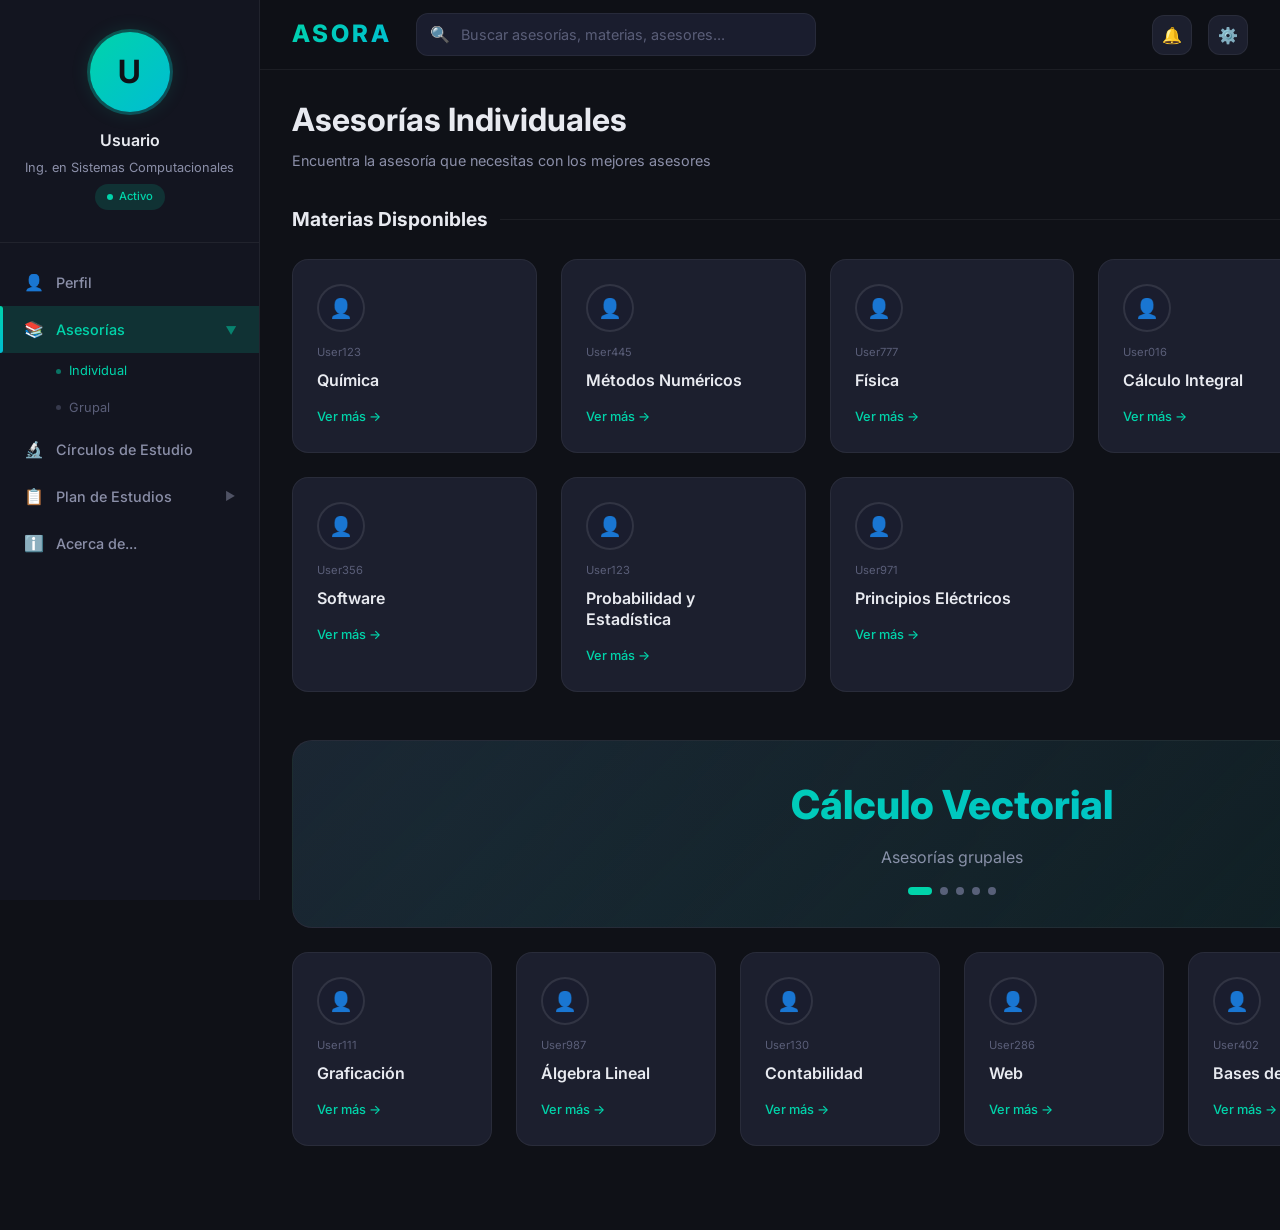
<file: index.html>
<!DOCTYPE html>
<html lang="es">
<head>
  <meta charset="UTF-8">
  <meta name="viewport" content="width=device-width, initial-scale=1.0">
  <meta name="description" content="Asora - Plataforma de asesorías académicas. Encuentra asesorías individuales y grupales para todas tus materias.">
  <title>Asora | Asesorías Académicas</title>
  <link rel="stylesheet" href="styles.css">
</head>
<body>

  <div class="app-layout">
    <!-- ========== SIDEBAR ========== -->
    <aside class="sidebar" id="sidebar">
      <!-- Profile -->
      <div class="profile-section">
        <div class="profile-avatar">U</div>
        <div class="profile-name">Usuario</div>
        <div class="profile-career">Ing. en Sistemas Computacionales</div>
        <span class="profile-status">Activo</span>
      </div>

      <!-- Navigation -->
      <nav class="sidebar-nav">
        <div class="nav-item">
          <a href="#" class="nav-link">
            <span class="nav-icon">👤</span>
            Perfil
          </a>
        </div>

        <div class="nav-item expanded" id="nav-asesorias">
          <div class="nav-link active" onclick="toggleSubNav('nav-asesorias')">
            <span class="nav-icon">📚</span>
            Asesorías
            <span class="nav-arrow">▶</span>
          </div>
          <div class="sub-nav">
            <a href="index.html" class="sub-nav-link active">Individual</a>
            <a href="grupos.html" class="sub-nav-link">Grupal</a>
          </div>
        </div>

        <div class="nav-item">
          <a href="#" class="nav-link">
            <span class="nav-icon">🔬</span>
            Círculos de Estudio
          </a>
        </div>

        <div class="nav-item">
          <div class="nav-link" onclick="toggleSubNav('nav-plan')">
            <span class="nav-icon">📋</span>
            Plan de Estudios
            <span class="nav-arrow">▶</span>
          </div>
          <div class="sub-nav" id="nav-plan">
          </div>
        </div>

        <div class="nav-item">
          <a href="#" class="nav-link">
            <span class="nav-icon">ℹ️</span>
            Acerca de...
          </a>
        </div>
      </nav>
    </aside>

    <!-- ========== MAIN ========== -->
    <div class="main-wrapper">
      <!-- Header -->
      <header class="header">
        <div class="header-left">
          <button class="header-btn mobile-menu-btn" onclick="toggleSidebar()" style="display:none;">☰</button>
          <div class="header-logo">ASORA</div>
          <div class="search-container">
            <span class="search-icon">🔍</span>
            <input type="text" class="search-input" placeholder="Buscar asesorías, materias, asesores...">
          </div>
        </div>
        <div class="header-right">
          <button class="header-btn" title="Notificaciones">🔔</button>
          <button class="header-btn" title="Configuración">⚙️</button>
        </div>
      </header>

      <!-- Content -->
      <main class="main-content">
        <!-- Page Title -->
        <div class="page-title-section">
          <h1 class="page-title">Asesorías Individuales</h1>
          <p class="page-subtitle">Encuentra la asesoría que necesitas con los mejores asesores</p>
        </div>

        <!-- Section: Advisory Cards Grid -->
        <h2 class="section-title">Materias Disponibles</h2>

        <div class="cards-grid">
          <!-- Card 1 -->
          <div class="advisory-card animate-fade-in-up" onclick="window.location.href='#'">
            <div class="card-avatar">👤</div>
            <div class="card-username">User123</div>
            <div class="card-subject">Química</div>
            <a href="#" class="card-link">Ver más →</a>
          </div>

          <!-- Card 2 -->
          <div class="advisory-card animate-fade-in-up" onclick="window.location.href='#'">
            <div class="card-avatar">👤</div>
            <div class="card-username">User445</div>
            <div class="card-subject">Métodos Numéricos</div>
            <a href="#" class="card-link">Ver más →</a>
          </div>

          <!-- Card 3 -->
          <div class="advisory-card animate-fade-in-up" onclick="window.location.href='#'">
            <div class="card-avatar">👤</div>
            <div class="card-username">User777</div>
            <div class="card-subject">Física</div>
            <a href="#" class="card-link">Ver más →</a>
          </div>

          <!-- Card 4 -->
          <div class="advisory-card animate-fade-in-up" onclick="window.location.href='#'">
            <div class="card-avatar">👤</div>
            <div class="card-username">User016</div>
            <div class="card-subject">Cálculo Integral</div>
            <a href="#" class="card-link">Ver más →</a>
          </div>

          <!-- Card 5 -->
          <div class="advisory-card animate-fade-in-up" onclick="window.location.href='#'">
            <div class="card-avatar">👤</div>
            <div class="card-username">User578</div>
            <div class="card-subject">Redes</div>
            <a href="#" class="card-link">Ver más →</a>
          </div>

          <!-- Card 6 -->
          <div class="advisory-card animate-fade-in-up" onclick="window.location.href='#'">
            <div class="card-avatar">👤</div>
            <div class="card-username">User356</div>
            <div class="card-subject">Software</div>
            <a href="#" class="card-link">Ver más →</a>
          </div>

          <!-- Card 7 -->
          <div class="advisory-card animate-fade-in-up" onclick="window.location.href='#'">
            <div class="card-avatar">👤</div>
            <div class="card-username">User123</div>
            <div class="card-subject">Probabilidad y Estadística</div>
            <a href="#" class="card-link">Ver más →</a>
          </div>

          <!-- Card 8 -->
          <div class="advisory-card animate-fade-in-up" onclick="window.location.href='#'">
            <div class="card-avatar">👤</div>
            <div class="card-username">User971</div>
            <div class="card-subject">Principios Eléctricos</div>
            <a href="#" class="card-link">Ver más →</a>
          </div>
        </div>

        <!-- Featured Section: Asesorías Grupales -->
        <div class="featured-section">
          <div class="featured-banner">
            <h2 class="featured-title">Cálculo Vectorial</h2>
            <p class="featured-subtitle">Asesorías grupales</p>
            <div class="carousel-dots">
              <span class="carousel-dot active"></span>
              <span class="carousel-dot"></span>
              <span class="carousel-dot"></span>
              <span class="carousel-dot"></span>
              <span class="carousel-dot"></span>
            </div>
          </div>

          <!-- Carousel -->
          <div class="carousel-container">
            <div class="carousel-track" id="carouselTrack">
              <!-- Carousel Card 1 -->
              <div class="carousel-card animate-fade-in-up">
                <div class="card-avatar">👤</div>
                <div class="card-username">User111</div>
                <div class="card-subject">Graficación</div>
                <a href="#" class="card-link">Ver más →</a>
              </div>

              <!-- Carousel Card 2 -->
              <div class="carousel-card animate-fade-in-up">
                <div class="card-avatar">👤</div>
                <div class="card-username">User987</div>
                <div class="card-subject">Álgebra Lineal</div>
                <a href="#" class="card-link">Ver más →</a>
              </div>

              <!-- Carousel Card 3 -->
              <div class="carousel-card animate-fade-in-up">
                <div class="card-avatar">👤</div>
                <div class="card-username">User130</div>
                <div class="card-subject">Contabilidad</div>
                <a href="#" class="card-link">Ver más →</a>
              </div>

              <!-- Carousel Card 4 -->
              <div class="carousel-card animate-fade-in-up">
                <div class="card-avatar">👤</div>
                <div class="card-username">User286</div>
                <div class="card-subject">Web</div>
                <a href="#" class="card-link">Ver más →</a>
              </div>

              <!-- Extra cards for carousel scrolling -->
              <div class="carousel-card animate-fade-in-up">
                <div class="card-avatar">👤</div>
                <div class="card-username">User402</div>
                <div class="card-subject">Bases de Datos</div>
                <a href="#" class="card-link">Ver más →</a>
              </div>

              <div class="carousel-card animate-fade-in-up">
                <div class="card-avatar">👤</div>
                <div class="card-username">User519</div>
                <div class="card-subject">Inteligencia Artificial</div>
                <a href="#" class="card-link">Ver más →</a>
              </div>
            </div>
          </div>
        </div>

      </main>
    </div>
  </div>

  <script src="app.js"></script>
</body>
</html>
</file>
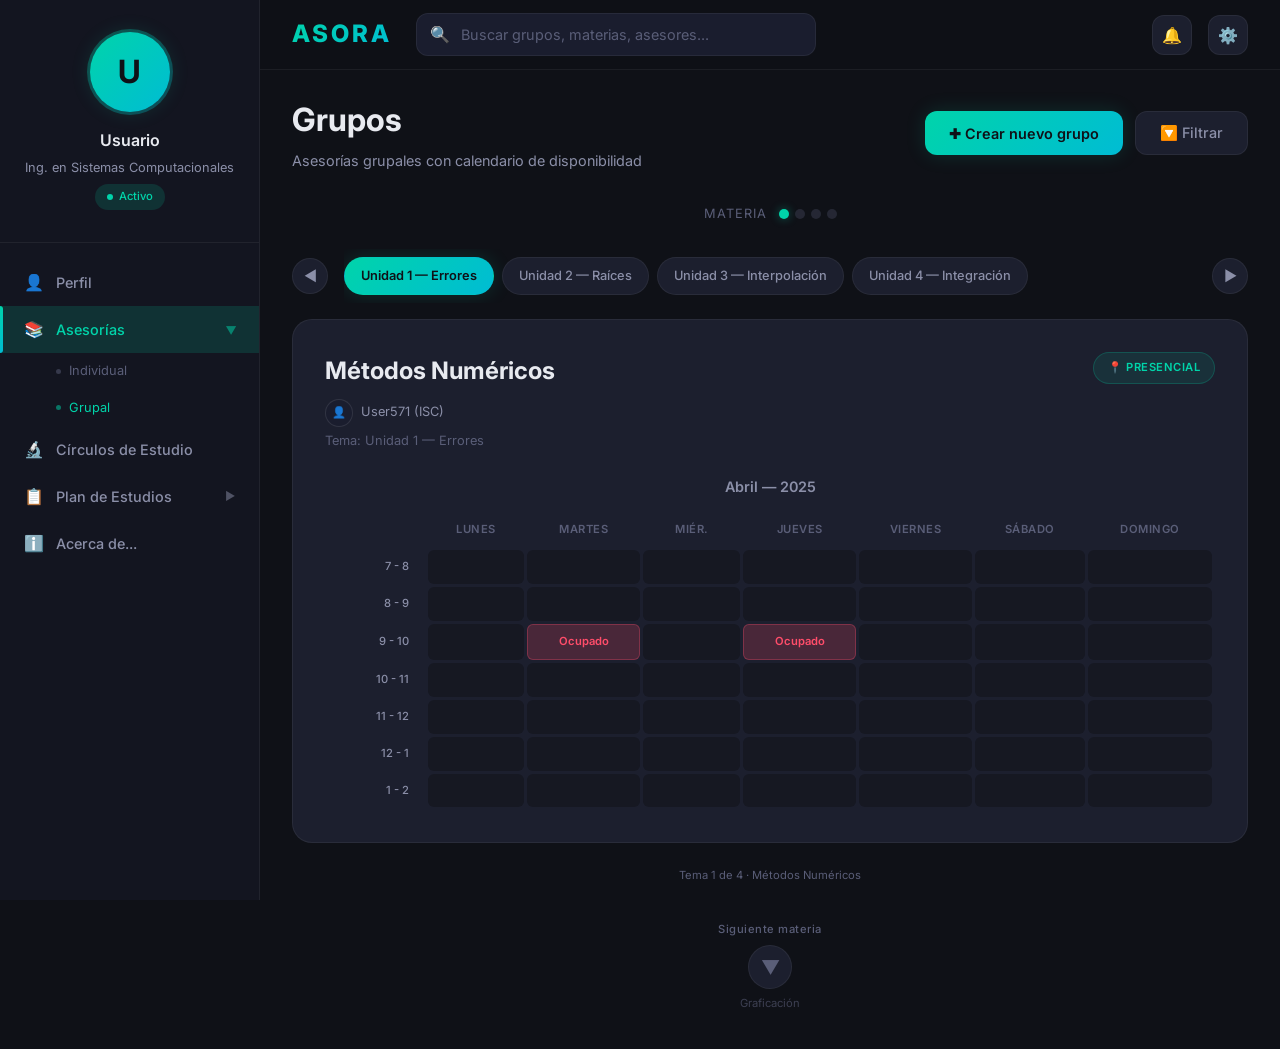
<file: grupos.html>
<!DOCTYPE html>
<html lang="es">

<head>
    <meta charset="UTF-8">
    <meta name="viewport" content="width=device-width, initial-scale=1.0">
    <meta name="description"
        content="Asora - Grupos de asesorías académicas. Crea y únete a grupos de estudio con calendarios de disponibilidad.">
    <title>Asora | Grupos</title>
    <link rel="stylesheet" href="styles.css">
    <style>
        /* === Groups 2D Navigation === */
        .groups-navigation {
            position: relative;
        }

        /* Subject indicator */
        .subject-indicator {
            display: flex;
            align-items: center;
            justify-content: center;
            gap: 12px;
            margin-bottom: var(--space-xl);
        }

        .subject-indicator-text {
            font-size: var(--font-sm);
            color: var(--text-muted);
            text-transform: uppercase;
            letter-spacing: 1px;
        }

        .subject-dots {
            display: flex;
            gap: 6px;
        }

        .subject-dot {
            width: 10px;
            height: 10px;
            border-radius: 50%;
            background: var(--text-muted);
            opacity: 0.3;
            transition: all var(--transition-base);
            cursor: pointer;
        }

        .subject-dot.active {
            background: var(--accent-primary);
            opacity: 1;
            box-shadow: 0 0 10px rgba(0, 212, 170, 0.4);
        }

        /* Topic Navigation (horizontal) */
        .topic-nav {
            display: flex;
            align-items: center;
            gap: var(--space-lg);
            margin-bottom: var(--space-lg);
        }

        .topic-nav-track {
            flex: 1;
            display: flex;
            align-items: center;
            gap: var(--space-sm);
            overflow-x: auto;
            padding: var(--space-sm) 0;
            scrollbar-width: none;
        }

        .topic-nav-track::-webkit-scrollbar {
            display: none;
        }

        .topic-tab {
            padding: var(--space-sm) var(--space-lg);
            background: var(--bg-card);
            border: 1px solid var(--border-color);
            border-radius: 30px;
            color: var(--text-secondary);
            font-size: var(--font-sm);
            font-weight: 500;
            white-space: nowrap;
            cursor: pointer;
            transition: all var(--transition-base);
            flex-shrink: 0;
        }

        .topic-tab:hover {
            border-color: var(--accent-primary);
            color: var(--text-primary);
        }

        .topic-tab.active {
            background: var(--accent-gradient);
            color: var(--bg-primary);
            border-color: transparent;
            font-weight: 600;
            box-shadow: var(--shadow-glow);
        }

        .topic-arrow {
            width: 36px;
            height: 36px;
            display: flex;
            align-items: center;
            justify-content: center;
            background: var(--bg-card);
            border: 1px solid var(--border-color);
            border-radius: 50%;
            color: var(--text-secondary);
            font-size: var(--font-base);
            cursor: pointer;
            transition: all var(--transition-base);
            flex-shrink: 0;
        }

        .topic-arrow:hover {
            background: var(--accent-glow);
            border-color: var(--accent-primary);
            color: var(--accent-primary);
        }

        /* Down arrow to switch subjects */
        .subject-switch {
            display: flex;
            align-items: center;
            justify-content: center;
            margin-top: var(--space-xl);
        }

        .subject-arrow-down {
            display: flex;
            flex-direction: column;
            align-items: center;
            gap: 6px;
            cursor: pointer;
            padding: var(--space-md) var(--space-xl);
            border-radius: var(--border-radius);
            transition: all var(--transition-base);
            color: var(--text-muted);
        }

        .subject-arrow-down:hover {
            color: var(--accent-primary);
            background: var(--accent-glow);
        }

        .subject-arrow-down .arrow-icon {
            width: 44px;
            height: 44px;
            display: flex;
            align-items: center;
            justify-content: center;
            background: var(--bg-card);
            border: 1px solid var(--border-color);
            border-radius: 50%;
            font-size: var(--font-lg);
            transition: all var(--transition-base);
        }

        .subject-arrow-down:hover .arrow-icon {
            border-color: var(--accent-primary);
            box-shadow: var(--shadow-glow);
            transform: translateY(3px);
        }

        .subject-arrow-down .arrow-label {
            font-size: var(--font-xs);
            font-weight: 500;
            letter-spacing: 0.5px;
        }

        .next-subject-preview {
            font-size: var(--font-xs);
            color: var(--text-muted);
            opacity: 0.6;
        }

        /* Group content transition */
        .group-content-area {
            position: relative;
            min-height: 300px;
        }

        .group-slide {
            transition: all 0.4s cubic-bezier(0.4, 0, 0.2, 1);
        }

        .group-slide.slide-out-left {
            opacity: 0;
            transform: translateX(-40px);
        }

        .group-slide.slide-out-right {
            opacity: 0;
            transform: translateX(40px);
        }

        .group-slide.slide-out-up {
            opacity: 0;
            transform: translateY(-40px);
        }

        .group-slide.slide-in {
            opacity: 0;
            transform: translateY(20px);
        }

        /* Topic counter */
        .topic-counter {
            text-align: center;
            font-size: var(--font-xs);
            color: var(--text-muted);
            margin-top: var(--space-sm);
        }
    </style>
</head>

<body>

    <div class="app-layout">
        <!-- ========== SIDEBAR ========== -->
        <aside class="sidebar" id="sidebar">
            <div class="profile-section">
                <div class="profile-avatar">U</div>
                <div class="profile-name">Usuario</div>
                <div class="profile-career">Ing. en Sistemas Computacionales</div>
                <span class="profile-status">Activo</span>
            </div>

            <nav class="sidebar-nav">
                <div class="nav-item">
                    <a href="#" class="nav-link">
                        <span class="nav-icon">👤</span>
                        Perfil
                    </a>
                </div>

                <div class="nav-item expanded" id="nav-asesorias">
                    <div class="nav-link active" onclick="toggleSubNav('nav-asesorias')">
                        <span class="nav-icon">📚</span>
                        Asesorías
                        <span class="nav-arrow">▶</span>
                    </div>
                    <div class="sub-nav">
                        <a href="index.html" class="sub-nav-link">Individual</a>
                        <a href="grupos.html" class="sub-nav-link active">Grupal</a>
                    </div>
                </div>

                <div class="nav-item">
                    <a href="#" class="nav-link">
                        <span class="nav-icon">🔬</span>
                        Círculos de Estudio
                    </a>
                </div>

                <div class="nav-item">
                    <div class="nav-link" onclick="toggleSubNav('nav-plan')">
                        <span class="nav-icon">📋</span>
                        Plan de Estudios
                        <span class="nav-arrow">▶</span>
                    </div>
                    <div class="sub-nav" id="nav-plan"></div>
                </div>

                <div class="nav-item">
                    <a href="#" class="nav-link">
                        <span class="nav-icon">ℹ️</span>
                        Acerca de...
                    </a>
                </div>
            </nav>
        </aside>

        <!-- ========== MAIN ========== -->
        <div class="main-wrapper">
            <header class="header">
                <div class="header-left">
                    <button class="header-btn mobile-menu-btn" onclick="toggleSidebar()"
                        style="display:none;">☰</button>
                    <div class="header-logo">ASORA</div>
                    <div class="search-container">
                        <span class="search-icon">🔍</span>
                        <input type="text" class="search-input" placeholder="Buscar grupos, materias, asesores...">
                    </div>
                </div>
                <div class="header-right">
                    <button class="header-btn" title="Notificaciones">🔔</button>
                    <button class="header-btn" title="Configuración">⚙️</button>
                </div>
            </header>

            <main class="main-content">
                <!-- Page Title + Actions -->
                <div class="groups-header">
                    <div class="page-title-section" style="margin-bottom: 0;">
                        <h1 class="page-title">Grupos</h1>
                        <p class="page-subtitle">Asesorías grupales con calendario de disponibilidad</p>
                    </div>
                    <div style="display: flex; gap: 12px; flex-wrap: wrap;">
                        <button class="btn-primary" onclick="alert('Crear nuevo grupo — Próximamente')">
                            ✚ Crear nuevo grupo
                        </button>
                        <button class="btn-secondary" onclick="alert('Filtrar — Próximamente')">
                            🔽 Filtrar
                        </button>
                    </div>
                </div>

                <!-- ===== 2D Navigation System ===== -->
                <div class="groups-navigation">

                    <!-- Subject Dots (vertical indicator) -->
                    <div class="subject-indicator">
                        <span class="subject-indicator-text">Materia</span>
                        <div class="subject-dots" id="subjectDots">
                            <!-- Generated by JS -->
                        </div>
                    </div>

                    <!-- Topic Navigation (horizontal tabs + arrows) -->
                    <div class="topic-nav">
                        <button class="topic-arrow" onclick="navigateTopic(-1)" title="Tema anterior">◀</button>
                        <div class="topic-nav-track" id="topicTabs">
                            <!-- Generated by JS -->
                        </div>
                        <button class="topic-arrow" onclick="navigateTopic(1)" title="Tema siguiente">▶</button>
                    </div>

                    <!-- Group Content -->
                    <div class="group-content-area">
                        <div class="group-slide" id="groupContent">
                            <!-- Generated by JS -->
                        </div>
                    </div>

                    <!-- Down Arrow to switch subject -->
                    <div class="subject-switch">
                        <div class="subject-arrow-down" onclick="navigateSubject(1)" id="subjectArrowDown">
                            <span class="arrow-label">Siguiente materia</span>
                            <div class="arrow-icon">▼</div>
                            <span class="next-subject-preview" id="nextSubjectPreview"></span>
                        </div>
                    </div>

                </div>
            </main>
        </div>
    </div>

    <!-- ========== INFO MODAL ========== -->
    <div class="modal-overlay" id="infoModal">
        <div class="modal-content">
            <button class="modal-close" onclick="closeInfoModal()">✕</button>
            <h3 class="modal-title" id="modalTitle">Información</h3>
            <div class="modal-info-list" id="modalBody"></div>
        </div>
    </div>

    <script src="app.js"></script>
    <script>
        // =============================================
        // GROUPS 2D NAVIGATION DATA & LOGIC
        // =============================================

        const subjectsData = [
            {
                name: 'Métodos Numéricos',
                advisor: 'User571 (ISC)',
                badge: 'presencial',
                topics: [
                    {
                        name: 'Unidad 1 — Errores',
                        month: 'Abril — 2025',
                        schedule: [
                            ['', '', '', '', '', '', ''],
                            ['', '', '', '', '', '', ''],
                            ['', 'Ocupado', '', 'Ocupado', '', '', ''],
                            ['', '', '', '', '', '', ''],
                            ['', '', '', '', '', '', ''],
                            ['', '', '', '', '', '', ''],
                            ['', '', '', '', '', '', '']
                        ],
                        modalInfo: {
                            tema: 'Unidad 1 — Errores',
                            fecha: 'Martes y Jueves — Abril 2025',
                            lugar: 'Biblioteca, cubículo 3',
                            hora: '9:00 - 10:00 am'
                        }
                    },
                    {
                        name: 'Unidad 2 — Raíces',
                        month: 'Mayo — 2025',
                        schedule: [
                            ['', '', '', '', '', '', ''],
                            ['', 'Ocupado', '', '', 'Ocupado', '', ''],
                            ['', '', '', '', '', '', ''],
                            ['', '', '', '', '', '', ''],
                            ['', '', '', 'Ocupado', '', '', ''],
                            ['', '', '', '', '', '', ''],
                            ['', '', '', '', '', '', '']
                        ],
                        modalInfo: {
                            tema: 'Unidad 2 — Raíces de ecuaciones',
                            fecha: 'Martes 5 - Mayo 2025',
                            lugar: 'Biblioteca, cubículo 3',
                            hora: '8:00 - 9:00 am'
                        }
                    },
                    {
                        name: 'Unidad 3 — Interpolación',
                        month: 'Mayo — 2025',
                        schedule: [
                            ['', '', '', '', '', '', ''],
                            ['', '', '', '', '', '', ''],
                            ['', '', '', '', '', '', ''],
                            ['Ocupado', '', 'Ocupado', '', '', '', ''],
                            ['', '', '', '', '', '', ''],
                            ['', '', '', '', '', '', ''],
                            ['', '', '', '', '', '', '']
                        ],
                        modalInfo: {
                            tema: 'Unidad 3 — Interpolación',
                            fecha: 'Lunes y Miércoles — Mayo 2025',
                            lugar: 'Biblioteca, cubículo 3',
                            hora: '10:00 - 11:00 am'
                        }
                    },
                    {
                        name: 'Unidad 4 — Integración',
                        month: 'Junio — 2025',
                        schedule: [
                            ['', '', '', '', '', '', ''],
                            ['', '', '', '', '', 'Ocupado', ''],
                            ['', '', '', '', '', '', ''],
                            ['', '', '', '', '', '', ''],
                            ['', '', '', '', '', '', ''],
                            ['Ocupado', '', '', '', 'Ocupado', '', ''],
                            ['', '', '', '', '', '', '']
                        ],
                        modalInfo: {
                            tema: 'Unidad 4 — Integración numérica',
                            fecha: 'Sábado — Junio 2025',
                            lugar: 'Biblioteca, cubículo 3',
                            hora: '8:00 - 9:00 am'
                        }
                    }
                ]
            },
            {
                name: 'Graficación',
                advisor: 'User777 (Egresado)',
                badge: 'online',
                topics: [
                    {
                        name: 'Escalamiento',
                        month: 'Mayo — 2025',
                        schedule: [
                            ['', '', '', '', '', 'Ocupado', 'Ocupado'],
                            ['', '', '', '', '', '', ''],
                            ['', '', '', '', '', '', ''],
                            ['', '', '', '', '', '', ''],
                            ['', '', '', '', '', '', ''],
                            ['', '', '', '', '', '', ''],
                            ['', '', '', '', '', '', '']
                        ],
                        modalInfo: {
                            tema: 'Escalamiento',
                            fecha: 'Sábado y Domingo — Mayo 2025',
                            lugar: 'Online — Google Meet',
                            hora: '7:00 - 8:00 am'
                        }
                    },
                    {
                        name: 'Desplazamiento',
                        month: 'Mayo — 2025',
                        schedule: [
                            ['', '', '', '', '', '', ''],
                            ['', '', '', '', '', '', ''],
                            ['', '', '', '', '', '', ''],
                            ['', 'Ocupado', '', '', '', '', ''],
                            ['', '', '', '', '', '', ''],
                            ['', '', '', '', '', '', ''],
                            ['', '', '', '', '', '', '']
                        ],
                        modalInfo: {
                            tema: 'Desplazamiento',
                            fecha: 'Martes — Mayo 2025',
                            lugar: 'Online — Google Meet',
                            hora: '10:00 - 11:00 am'
                        }
                    },
                    {
                        name: 'Rotación',
                        month: 'Junio — 2025',
                        schedule: [
                            ['', '', '', '', '', '', ''],
                            ['', '', '', '', '', '', ''],
                            ['', '', 'Ocupado', '', 'Ocupado', '', ''],
                            ['', '', '', '', '', '', ''],
                            ['', '', '', '', '', '', ''],
                            ['', '', '', '', '', '', ''],
                            ['', '', '', '', '', '', '']
                        ],
                        modalInfo: {
                            tema: 'Rotación',
                            fecha: 'Miércoles y Viernes — Junio 2025',
                            lugar: 'Online — Google Meet',
                            hora: '9:00 - 10:00 am'
                        }
                    }
                ]
            },
            {
                name: 'Cálculo Integral',
                advisor: 'User016 (ISC)',
                badge: 'presencial',
                topics: [
                    {
                        name: 'Unidad 1 — Antiderivadas',
                        month: 'Marzo — 2025',
                        schedule: [
                            ['', '', '', '', '', '', ''],
                            ['Ocupado', '', '', '', 'Ocupado', '', ''],
                            ['', '', '', '', '', '', ''],
                            ['', '', '', '', '', '', ''],
                            ['', '', '', '', '', '', ''],
                            ['', '', '', '', '', '', ''],
                            ['', '', '', '', '', '', '']
                        ],
                        modalInfo: {
                            tema: 'Unidad 1 — Antiderivadas',
                            fecha: 'Lunes y Viernes — Marzo 2025',
                            lugar: 'Edificio C, Aula 201',
                            hora: '8:00 - 9:00 am'
                        }
                    },
                    {
                        name: 'Unidad 2 — Integral definida',
                        month: 'Abril — 2025',
                        schedule: [
                            ['', '', '', '', '', '', ''],
                            ['', '', '', '', '', '', ''],
                            ['Ocupado', '', 'Ocupado', '', 'Ocupado', '', ''],
                            ['', '', '', '', '', '', ''],
                            ['', '', '', '', '', '', ''],
                            ['', '', '', '', '', '', ''],
                            ['', '', '', '', '', '', '']
                        ],
                        modalInfo: {
                            tema: 'Unidad 2 — Integral definida',
                            fecha: 'Lunes, Miércoles, Viernes — Abril 2025',
                            lugar: 'Edificio C, Aula 201',
                            hora: '9:00 - 10:00 am'
                        }
                    },
                    {
                        name: 'Unidad 3 — Integrales por partes',
                        month: 'Mayo — 2025',
                        schedule: [
                            ['', '', '', '', '', '', ''],
                            ['', '', '', '', '', '', ''],
                            ['Ocupado', '', 'Ocupado', '', 'Ocupado', '', ''],
                            ['', '', '', '', '', '', ''],
                            ['', '', '', '', '', '', ''],
                            ['', '', '', '', '', '', ''],
                            ['', '', '', '', '', '', '']
                        ],
                        modalInfo: {
                            tema: 'Unidad 3 — Integrales por partes',
                            fecha: 'Lunes, Miércoles, Viernes — Mayo 2025',
                            lugar: 'Edificio C, Aula 201',
                            hora: '9:00 - 10:00 am'
                        }
                    }
                ]
            },
            {
                name: 'Probabilidad y Estadística',
                advisor: 'User123 (ISC)',
                badge: 'presencial',
                topics: [
                    {
                        name: 'Unidad 1 — Estadística descriptiva',
                        month: 'Marzo — 2025',
                        schedule: [
                            ['', '', '', '', '', '', ''],
                            ['', 'Ocupado', '', 'Ocupado', '', '', ''],
                            ['', '', '', '', '', '', ''],
                            ['', '', '', '', '', '', ''],
                            ['', '', '', '', '', '', ''],
                            ['', '', '', '', '', '', ''],
                            ['', '', '', '', '', '', '']
                        ],
                        modalInfo: {
                            tema: 'Unidad 1 — Estadística descriptiva',
                            fecha: 'Martes y Jueves — Marzo 2025',
                            lugar: 'Edificio B, Aula 105',
                            hora: '8:00 - 9:00 am'
                        }
                    },
                    {
                        name: 'Unidad 2 — Probabilidad',
                        month: 'Abril — 2025',
                        schedule: [
                            ['', '', '', '', '', '', ''],
                            ['', '', '', '', '', '', ''],
                            ['', '', '', '', '', '', ''],
                            ['', '', 'Ocupado', '', '', '', ''],
                            ['', '', '', '', '', 'Ocupado', ''],
                            ['', '', '', '', '', '', ''],
                            ['', '', '', '', '', '', '']
                        ],
                        modalInfo: {
                            tema: 'Unidad 2 — Probabilidad',
                            fecha: 'Miércoles y Sábado — Abril 2025',
                            lugar: 'Edificio B, Aula 105',
                            hora: '10:00 - 11:00 am / 11:00-12:00 pm'
                        }
                    }
                ]
            }
        ];

        const timeSlots = ['7 - 8', '8 - 9', '9 - 10', '10 - 11', '11 - 12', '12 - 1', '1 - 2'];
        const days = ['Lunes', 'Martes', 'Miér.', 'Jueves', 'Viernes', 'Sábado', 'Domingo'];

        let currentSubjectIndex = 0;
        let currentTopicIndex = 0;

        function renderSubjectDots() {
            const dotsContainer = document.getElementById('subjectDots');
            dotsContainer.innerHTML = subjectsData.map((s, i) =>
                `<div class="subject-dot ${i === currentSubjectIndex ? 'active' : ''}" 
              onclick="goToSubject(${i})" title="${s.name}"></div>`
            ).join('');
        }

        function renderTopicTabs() {
            const tabsContainer = document.getElementById('topicTabs');
            const subject = subjectsData[currentSubjectIndex];
            tabsContainer.innerHTML = subject.topics.map((t, i) =>
                `<div class="topic-tab ${i === currentTopicIndex ? 'active' : ''}" 
              onclick="goToTopic(${i})">${t.name}</div>`
            ).join('');
        }

        function renderGroupCard() {
            const container = document.getElementById('groupContent');
            const subject = subjectsData[currentSubjectIndex];
            const topic = subject.topics[currentTopicIndex];

            const badgeClass = subject.badge === 'presencial' ? 'badge-presencial' : 'badge-online';
            const badgeIcon = subject.badge === 'presencial' ? '📍' : '🌐';
            const badgeText = subject.badge === 'presencial' ? 'Presencial' : 'Online';

            let scheduleRows = '';
            timeSlots.forEach((time, rowIdx) => {
                let cells = `<td class="time-col">${time}</td>`;
                days.forEach((_, colIdx) => {
                    const val = topic.schedule[rowIdx][colIdx];
                    if (val === 'Ocupado') {
                        cells += `<td class="occupied" onclick="showGroupModal(${currentSubjectIndex}, ${currentTopicIndex})">Ocupado</td>`;
                    } else {
                        cells += `<td></td>`;
                    }
                });
                scheduleRows += `<tr>${cells}</tr>`;
            });

            container.innerHTML = `
        <div class="group-card">
          <div class="group-card-header">
            <div>
              <h2 class="group-title">${subject.name}</h2>
              <div class="group-advisor">
                <div class="group-advisor-avatar">👤</div>
                <span>${subject.advisor}</span>
              </div>
              <div class="group-topics">Tema: ${topic.name}</div>
            </div>
            <span class="group-badge ${badgeClass}">${badgeIcon} ${badgeText}</span>
          </div>
          <div class="schedule-container">
            <div class="schedule-month">${topic.month}</div>
            <table class="schedule-table">
              <thead>
                <tr>
                  <th></th>
                  ${days.map(d => `<th>${d}</th>`).join('')}
                </tr>
              </thead>
              <tbody>
                ${scheduleRows}
              </tbody>
            </table>
          </div>
        </div>
        <div class="topic-counter">
          Tema ${currentTopicIndex + 1} de ${subject.topics.length} · ${subject.name}
        </div>
      `;
        }

        function updateNextSubjectPreview() {
            const preview = document.getElementById('nextSubjectPreview');
            const nextIdx = (currentSubjectIndex + 1) % subjectsData.length;
            preview.textContent = subjectsData[nextIdx].name;
        }

        function renderAll() {
            renderSubjectDots();
            renderTopicTabs();
            renderGroupCard();
            updateNextSubjectPreview();
        }

        // Navigate topics (horizontal ◀ ▶)
        function navigateTopic(direction) {
            const subject = subjectsData[currentSubjectIndex];
            const newIndex = currentTopicIndex + direction;
            if (newIndex < 0 || newIndex >= subject.topics.length) return;

            const container = document.getElementById('groupContent');
            container.classList.add(direction > 0 ? 'slide-out-left' : 'slide-out-right');

            setTimeout(() => {
                currentTopicIndex = newIndex;
                renderAll();
                container.classList.remove('slide-out-left', 'slide-out-right');
                container.classList.add('slide-in');
                requestAnimationFrame(() => {
                    container.style.transition = 'all 0.4s cubic-bezier(0.4, 0, 0.2, 1)';
                    container.style.opacity = '1';
                    container.style.transform = 'translateY(0)';
                    setTimeout(() => {
                        container.classList.remove('slide-in');
                        container.style.transition = '';
                        container.style.opacity = '';
                        container.style.transform = '';
                    }, 400);
                });
            }, 300);
        }

        function goToTopic(index) {
            if (index === currentTopicIndex) return;
            const direction = index > currentTopicIndex ? 1 : -1;
            const container = document.getElementById('groupContent');
            container.classList.add(direction > 0 ? 'slide-out-left' : 'slide-out-right');

            setTimeout(() => {
                currentTopicIndex = index;
                renderAll();
                container.classList.remove('slide-out-left', 'slide-out-right');
                container.classList.add('slide-in');
                requestAnimationFrame(() => {
                    container.style.transition = 'all 0.4s cubic-bezier(0.4, 0, 0.2, 1)';
                    container.style.opacity = '1';
                    container.style.transform = 'translateY(0)';
                    setTimeout(() => {
                        container.classList.remove('slide-in');
                        container.style.transition = '';
                        container.style.opacity = '';
                        container.style.transform = '';
                    }, 400);
                });
            }, 300);
        }

        // Navigate subjects (vertical ▼)
        function navigateSubject(direction) {
            const newIndex = currentSubjectIndex + direction;
            if (newIndex < 0 || newIndex >= subjectsData.length) {
                // Wrap around
                if (newIndex < 0) {
                    currentSubjectIndex = subjectsData.length - 1;
                } else {
                    currentSubjectIndex = 0;
                }
            } else {
                currentSubjectIndex = newIndex;
            }
            currentTopicIndex = 0;

            const container = document.getElementById('groupContent');
            container.classList.add('slide-out-up');

            setTimeout(() => {
                renderAll();
                container.classList.remove('slide-out-up');
                container.classList.add('slide-in');
                requestAnimationFrame(() => {
                    container.style.transition = 'all 0.4s cubic-bezier(0.4, 0, 0.2, 1)';
                    container.style.opacity = '1';
                    container.style.transform = 'translateY(0)';
                    setTimeout(() => {
                        container.classList.remove('slide-in');
                        container.style.transition = '';
                        container.style.opacity = '';
                        container.style.transform = '';
                    }, 400);
                });
            }, 300);
        }

        function goToSubject(index) {
            if (index === currentSubjectIndex) return;
            currentSubjectIndex = index;
            currentTopicIndex = 0;

            const container = document.getElementById('groupContent');
            container.classList.add('slide-out-up');

            setTimeout(() => {
                renderAll();
                container.classList.remove('slide-out-up');
                container.classList.add('slide-in');
                requestAnimationFrame(() => {
                    container.style.transition = 'all 0.4s cubic-bezier(0.4, 0, 0.2, 1)';
                    container.style.opacity = '1';
                    container.style.transform = 'translateY(0)';
                    setTimeout(() => {
                        container.classList.remove('slide-in');
                        container.style.transition = '';
                        container.style.opacity = '';
                        container.style.transform = '';
                    }, 400);
                });
            }, 300);
        }

        // Modal for group info
        function showGroupModal(subjectIdx, topicIdx) {
            const subject = subjectsData[subjectIdx];
            const topic = subject.topics[topicIdx];
            const info = topic.modalInfo;

            const modal = document.getElementById('infoModal');
            const title = document.getElementById('modalTitle');
            const body = document.getElementById('modalBody');

            title.textContent = 'Información de Asesoría';

            body.innerHTML = `
        <div class="modal-info-item">
          <div class="modal-info-icon">📚</div>
          <div>
            <div class="modal-info-label">Asesoría</div>
            <div class="modal-info-value">${subject.name}</div>
          </div>
        </div>
        <div class="modal-info-item">
          <div class="modal-info-icon">📝</div>
          <div>
            <div class="modal-info-label">Temas</div>
            <div class="modal-info-value">${info.tema}</div>
          </div>
        </div>
        <div class="modal-info-item">
          <div class="modal-info-icon">📅</div>
          <div>
            <div class="modal-info-label">Fecha</div>
            <div class="modal-info-value">${info.fecha}</div>
          </div>
        </div>
        <div class="modal-info-item">
          <div class="modal-info-icon">${subject.badge === 'presencial' ? '📍' : '🌐'}</div>
          <div>
            <div class="modal-info-label">${subject.badge === 'presencial' ? 'Lugar' : 'Modalidad'}</div>
            <div class="modal-info-value">${info.lugar}</div>
          </div>
        </div>
        <div class="modal-info-item">
          <div class="modal-info-icon">🕐</div>
          <div>
            <div class="modal-info-label">Hora</div>
            <div class="modal-info-value">${info.hora}</div>
          </div>
        </div>
      `;

            modal.classList.add('active');
            document.body.style.overflow = 'hidden';
        }

        // Keyboard navigation
        document.addEventListener('keydown', (e) => {
            if (document.getElementById('infoModal').classList.contains('active')) {
                if (e.key === 'Escape') closeInfoModal();
                return;
            }
            if (e.key === 'ArrowLeft') navigateTopic(-1);
            if (e.key === 'ArrowRight') navigateTopic(1);
            if (e.key === 'ArrowDown') { e.preventDefault(); navigateSubject(1); }
            if (e.key === 'ArrowUp') { e.preventDefault(); navigateSubject(-1); }
        });

        // Initialize
        document.addEventListener('DOMContentLoaded', () => {
            renderAll();
        });
    </script>
</body>

</html>
</file>
<file: styles.css>
/* ========================================
   ASORA - Design System & Global Styles
   ======================================== */

@import url('https://fonts.googleapis.com/css2?family=Inter:wght@300;400;500;600;700;800&display=swap');

/* --- CSS Variables --- */
:root {
  /* Colors */
  --bg-primary: #0f1117;
  --bg-secondary: #161822;
  --bg-card: #1c1f2e;
  --bg-card-hover: #232640;
  --bg-sidebar: #131520;
  --bg-input: #1a1d2e;

  --accent-primary: #00d4aa;
  --accent-primary-hover: #00f0c0;
  --accent-secondary: #00bcd4;
  --accent-gradient: linear-gradient(135deg, #00d4aa, #00bcd4);
  --accent-glow: rgba(0, 212, 170, 0.15);
  --accent-glow-strong: rgba(0, 212, 170, 0.3);

  --text-primary: #e8eaf0;
  --text-secondary: #8b8fa8;
  --text-muted: #5a5e78;
  --text-accent: #00d4aa;

  --border-color: rgba(255, 255, 255, 0.06);
  --border-light: rgba(255, 255, 255, 0.1);

  --danger: #ff4d6a;
  --warning: #ffa726;
  --occupied: rgba(255, 77, 106, 0.2);
  --occupied-border: #ff4d6a;
  --available: rgba(0, 212, 170, 0.1);

  /* Typography */
  --font-family: 'Inter', -apple-system, BlinkMacSystemFont, sans-serif;
  --font-xs: 0.7rem;
  --font-sm: 0.8rem;
  --font-base: 0.9rem;
  --font-md: 1rem;
  --font-lg: 1.2rem;
  --font-xl: 1.5rem;
  --font-2xl: 2rem;
  --font-3xl: 2.5rem;

  /* Spacing */
  --space-xs: 4px;
  --space-sm: 8px;
  --space-md: 12px;
  --space-lg: 16px;
  --space-xl: 24px;
  --space-2xl: 32px;
  --space-3xl: 48px;

  /* Layout */
  --sidebar-width: 260px;
  --header-height: 70px;
  --border-radius: 12px;
  --border-radius-lg: 16px;
  --border-radius-xl: 20px;

  /* Shadows */
  --shadow-sm: 0 2px 8px rgba(0, 0, 0, 0.2);
  --shadow-md: 0 4px 20px rgba(0, 0, 0, 0.3);
  --shadow-lg: 0 8px 40px rgba(0, 0, 0, 0.4);
  --shadow-glow: 0 0 20px rgba(0, 212, 170, 0.15);

  /* Transitions */
  --transition-fast: 0.15s ease;
  --transition-base: 0.25s ease;
  --transition-slow: 0.4s cubic-bezier(0.4, 0, 0.2, 1);
}

/* --- Reset & Base --- */
*,
*::before,
*::after {
  margin: 0;
  padding: 0;
  box-sizing: border-box;
}

html {
  scroll-behavior: smooth;
}

body {
  font-family: var(--font-family);
  background: var(--bg-primary);
  color: var(--text-primary);
  line-height: 1.6;
  min-height: 100vh;
  overflow-x: hidden;
  -webkit-font-smoothing: antialiased;
}

a {
  text-decoration: none;
  color: inherit;
  transition: color var(--transition-fast);
}

a:hover {
  color: var(--accent-primary);
}

button {
  cursor: pointer;
  border: none;
  outline: none;
  font-family: var(--font-family);
  transition: all var(--transition-base);
}

img {
  max-width: 100%;
  height: auto;
}

ul, ol {
  list-style: none;
}

/* --- App Layout --- */
.app-layout {
  display: flex;
  min-height: 100vh;
}

.main-wrapper {
  flex: 1;
  margin-left: var(--sidebar-width);
  display: flex;
  flex-direction: column;
  min-height: 100vh;
}

.main-content {
  flex: 1;
  padding: var(--space-xl) var(--space-2xl);
  padding-top: calc(var(--header-height) + var(--space-xl));
}

/* --- Sidebar --- */
.sidebar {
  position: fixed;
  left: 0;
  top: 0;
  width: var(--sidebar-width);
  height: 100vh;
  background: var(--bg-sidebar);
  border-right: 1px solid var(--border-color);
  display: flex;
  flex-direction: column;
  z-index: 100;
  overflow-y: auto;
  overflow-x: hidden;
}

.sidebar::-webkit-scrollbar {
  width: 4px;
}

.sidebar::-webkit-scrollbar-thumb {
  background: var(--text-muted);
  border-radius: 4px;
}

/* Profile Section */
.profile-section {
  padding: var(--space-2xl) var(--space-xl);
  text-align: center;
  border-bottom: 1px solid var(--border-color);
}

.profile-avatar {
  width: 80px;
  height: 80px;
  border-radius: 50%;
  background: var(--accent-gradient);
  margin: 0 auto var(--space-lg);
  display: flex;
  align-items: center;
  justify-content: center;
  font-size: var(--font-2xl);
  color: var(--bg-primary);
  font-weight: 700;
  position: relative;
  box-shadow: var(--shadow-glow);
}

.profile-avatar::after {
  content: '';
  position: absolute;
  inset: -3px;
  border-radius: 50%;
  background: var(--accent-gradient);
  z-index: -1;
  opacity: 0.3;
  animation: pulse-glow 3s ease-in-out infinite;
}

@keyframes pulse-glow {
  0%, 100% { opacity: 0.3; transform: scale(1); }
  50% { opacity: 0.5; transform: scale(1.05); }
}

.profile-name {
  font-size: var(--font-md);
  font-weight: 600;
  margin-bottom: var(--space-xs);
}

.profile-career {
  font-size: var(--font-sm);
  color: var(--text-secondary);
  margin-bottom: var(--space-xs);
}

.profile-status {
  display: inline-flex;
  align-items: center;
  gap: 6px;
  font-size: var(--font-xs);
  color: var(--accent-primary);
  background: var(--accent-glow);
  padding: 4px 12px;
  border-radius: 20px;
  font-weight: 500;
}

.profile-status::before {
  content: '';
  width: 6px;
  height: 6px;
  border-radius: 50%;
  background: var(--accent-primary);
  animation: blink 2s infinite;
}

@keyframes blink {
  0%, 100% { opacity: 1; }
  50% { opacity: 0.3; }
}

/* Navigation */
.sidebar-nav {
  flex: 1;
  padding: var(--space-lg) 0;
}

.nav-item {
  position: relative;
}

.nav-link {
  display: flex;
  align-items: center;
  gap: var(--space-md);
  padding: var(--space-md) var(--space-xl);
  color: var(--text-secondary);
  font-size: var(--font-base);
  font-weight: 500;
  transition: all var(--transition-base);
  position: relative;
  cursor: pointer;
}

.nav-link:hover {
  color: var(--text-primary);
  background: rgba(255, 255, 255, 0.03);
}

.nav-link.active {
  color: var(--accent-primary);
  background: var(--accent-glow);
}

.nav-link.active::before {
  content: '';
  position: absolute;
  left: 0;
  top: 0;
  bottom: 0;
  width: 3px;
  background: var(--accent-gradient);
  border-radius: 0 3px 3px 0;
}

.nav-icon {
  width: 20px;
  height: 20px;
  display: flex;
  align-items: center;
  justify-content: center;
  font-size: var(--font-md);
  flex-shrink: 0;
}

.nav-arrow {
  margin-left: auto;
  font-size: var(--font-xs);
  transition: transform var(--transition-base);
  opacity: 0.5;
}

.nav-item.expanded .nav-arrow {
  transform: rotate(90deg);
}

/* Sub Navigation */
.sub-nav {
  max-height: 0;
  overflow: hidden;
  transition: max-height var(--transition-slow);
}

.nav-item.expanded .sub-nav {
  max-height: 200px;
}

.sub-nav-link {
  display: flex;
  align-items: center;
  gap: var(--space-sm);
  padding: var(--space-sm) var(--space-xl);
  padding-left: 56px;
  color: var(--text-muted);
  font-size: var(--font-sm);
  font-weight: 400;
  transition: all var(--transition-fast);
  cursor: pointer;
}

.sub-nav-link:hover {
  color: var(--text-primary);
}

.sub-nav-link.active {
  color: var(--accent-primary);
}

.sub-nav-link::before {
  content: '';
  width: 5px;
  height: 5px;
  border-radius: 50%;
  background: currentColor;
  opacity: 0.5;
}

/* --- Header --- */
.header {
  position: fixed;
  top: 0;
  left: var(--sidebar-width);
  right: 0;
  height: var(--header-height);
  background: rgba(15, 17, 23, 0.85);
  backdrop-filter: blur(20px);
  -webkit-backdrop-filter: blur(20px);
  border-bottom: 1px solid var(--border-color);
  display: flex;
  align-items: center;
  justify-content: space-between;
  padding: 0 var(--space-2xl);
  z-index: 90;
}

.header-left {
  display: flex;
  align-items: center;
  gap: var(--space-xl);
}

.header-logo {
  font-size: var(--font-xl);
  font-weight: 800;
  letter-spacing: 3px;
  background: var(--accent-gradient);
  -webkit-background-clip: text;
  -webkit-text-fill-color: transparent;
  background-clip: text;
}

.search-container {
  position: relative;
  width: 400px;
}

.search-input {
  width: 100%;
  padding: var(--space-md) var(--space-lg);
  padding-left: 44px;
  background: var(--bg-input);
  border: 1px solid var(--border-color);
  border-radius: var(--border-radius);
  color: var(--text-primary);
  font-size: var(--font-base);
  font-family: var(--font-family);
  transition: all var(--transition-base);
}

.search-input::placeholder {
  color: var(--text-muted);
}

.search-input:focus {
  outline: none;
  border-color: var(--accent-primary);
  box-shadow: 0 0 0 3px var(--accent-glow);
}

.search-icon {
  position: absolute;
  left: 14px;
  top: 50%;
  transform: translateY(-50%);
  color: var(--text-muted);
  font-size: var(--font-md);
}

.header-right {
  display: flex;
  align-items: center;
  gap: var(--space-lg);
}

.header-btn {
  width: 40px;
  height: 40px;
  display: flex;
  align-items: center;
  justify-content: center;
  background: var(--bg-card);
  border-radius: var(--border-radius);
  color: var(--text-secondary);
  font-size: var(--font-md);
  transition: all var(--transition-base);
  border: 1px solid var(--border-color);
}

.header-btn:hover {
  background: var(--bg-card-hover);
  color: var(--accent-primary);
  border-color: var(--accent-primary);
}

/* --- Page Title --- */
.page-title-section {
  margin-bottom: var(--space-2xl);
}

.page-title {
  font-size: var(--font-2xl);
  font-weight: 700;
  margin-bottom: var(--space-xs);
}

.page-subtitle {
  color: var(--text-secondary);
  font-size: var(--font-base);
}

/* --- Advisory Cards Grid --- */
.cards-grid {
  display: grid;
  grid-template-columns: repeat(auto-fill, minmax(220px, 1fr));
  gap: var(--space-xl);
  margin-bottom: var(--space-3xl);
}

.advisory-card {
  background: var(--bg-card);
  border: 1px solid var(--border-color);
  border-radius: var(--border-radius-lg);
  padding: var(--space-xl);
  transition: all var(--transition-base);
  cursor: pointer;
  position: relative;
  overflow: hidden;
}

.advisory-card::before {
  content: '';
  position: absolute;
  top: 0;
  left: 0;
  right: 0;
  height: 3px;
  background: var(--accent-gradient);
  opacity: 0;
  transition: opacity var(--transition-base);
}

.advisory-card:hover {
  transform: translateY(-4px);
  border-color: rgba(0, 212, 170, 0.2);
  box-shadow: var(--shadow-md), var(--shadow-glow);
}

.advisory-card:hover::before {
  opacity: 1;
}

.card-avatar {
  width: 48px;
  height: 48px;
  border-radius: 50%;
  background: var(--bg-input);
  border: 2px solid var(--border-light);
  display: flex;
  align-items: center;
  justify-content: center;
  margin-bottom: var(--space-md);
  font-size: var(--font-lg);
  color: var(--text-secondary);
}

.card-username {
  font-size: var(--font-xs);
  color: var(--text-muted);
  margin-bottom: var(--space-sm);
}

.card-subject {
  font-size: var(--font-md);
  font-weight: 600;
  margin-bottom: var(--space-md);
  line-height: 1.3;
}

.card-link {
  display: inline-flex;
  align-items: center;
  gap: 6px;
  font-size: var(--font-sm);
  color: var(--accent-primary);
  font-weight: 500;
  transition: gap var(--transition-fast);
}

.card-link:hover {
  gap: 10px;
}

/* --- Featured Section (Asesorías Grupales) --- */
.featured-section {
  margin-bottom: var(--space-3xl);
}

.featured-banner {
  background: linear-gradient(135deg, var(--bg-card) 0%, rgba(0, 212, 170, 0.08) 100%);
  border: 1px solid var(--border-color);
  border-radius: var(--border-radius-xl);
  padding: var(--space-2xl) var(--space-3xl);
  text-align: center;
  margin-bottom: var(--space-xl);
  position: relative;
  overflow: hidden;
}

.featured-banner::before {
  content: '';
  position: absolute;
  top: -50%;
  left: -50%;
  width: 200%;
  height: 200%;
  background: radial-gradient(circle at 30% 50%, rgba(0, 212, 170, 0.05) 0%, transparent 50%);
  pointer-events: none;
}

.featured-title {
  font-size: var(--font-3xl);
  font-weight: 800;
  margin-bottom: var(--space-sm);
  background: var(--accent-gradient);
  -webkit-background-clip: text;
  -webkit-text-fill-color: transparent;
  background-clip: text;
}

.featured-subtitle {
  color: var(--text-secondary);
  font-size: var(--font-md);
  font-weight: 400;
}

/* Carousel Dots */
.carousel-dots {
  display: flex;
  align-items: center;
  justify-content: center;
  gap: var(--space-sm);
  margin-top: var(--space-lg);
}

.carousel-dot {
  width: 8px;
  height: 8px;
  border-radius: 50%;
  background: var(--text-muted);
  transition: all var(--transition-base);
  cursor: pointer;
}

.carousel-dot.active {
  background: var(--accent-primary);
  width: 24px;
  border-radius: 4px;
}

/* Carousel Cards Row */
.carousel-container {
  position: relative;
}

.carousel-track {
  display: flex;
  gap: var(--space-xl);
  overflow-x: auto;
  scroll-snap-type: x mandatory;
  scroll-behavior: smooth;
  padding-bottom: var(--space-md);
  -ms-overflow-style: none;
  scrollbar-width: none;
}

.carousel-track::-webkit-scrollbar {
  display: none;
}

.carousel-card {
  min-width: 200px;
  flex-shrink: 0;
  scroll-snap-align: start;
  background: var(--bg-card);
  border: 1px solid var(--border-color);
  border-radius: var(--border-radius-lg);
  padding: var(--space-xl);
  transition: all var(--transition-base);
  cursor: pointer;
}

.carousel-card:hover {
  transform: translateY(-4px);
  border-color: rgba(0, 212, 170, 0.2);
  box-shadow: var(--shadow-md), var(--shadow-glow);
}

/* --- Groups Page --- */
.groups-header {
  display: flex;
  align-items: center;
  justify-content: space-between;
  margin-bottom: var(--space-2xl);
  flex-wrap: wrap;
  gap: var(--space-lg);
}

.btn-primary {
  display: inline-flex;
  align-items: center;
  gap: var(--space-sm);
  padding: var(--space-md) var(--space-xl);
  background: var(--accent-gradient);
  color: var(--bg-primary);
  font-size: var(--font-base);
  font-weight: 600;
  border-radius: var(--border-radius);
  transition: all var(--transition-base);
  box-shadow: var(--shadow-glow);
}

.btn-primary:hover {
  transform: translateY(-2px);
  box-shadow: var(--shadow-glow), 0 6px 20px rgba(0, 212, 170, 0.3);
}

.btn-secondary {
  display: inline-flex;
  align-items: center;
  gap: var(--space-sm);
  padding: var(--space-md) var(--space-xl);
  background: var(--bg-card);
  color: var(--text-secondary);
  font-size: var(--font-base);
  font-weight: 500;
  border-radius: var(--border-radius);
  border: 1px solid var(--border-color);
  transition: all var(--transition-base);
}

.btn-secondary:hover {
  border-color: var(--accent-primary);
  color: var(--accent-primary);
}

/* Group Cards */
.group-card {
  background: var(--bg-card);
  border: 1px solid var(--border-color);
  border-radius: var(--border-radius-xl);
  padding: var(--space-2xl);
  margin-bottom: var(--space-xl);
  transition: all var(--transition-base);
  position: relative;
}

.group-card:hover {
  border-color: rgba(0, 212, 170, 0.15);
}

.group-card-header {
  display: flex;
  align-items: flex-start;
  justify-content: space-between;
  margin-bottom: var(--space-xl);
  flex-wrap: wrap;
  gap: var(--space-md);
}

.group-title {
  font-size: var(--font-xl);
  font-weight: 700;
  margin-bottom: var(--space-sm);
}

.group-advisor {
  display: flex;
  align-items: center;
  gap: var(--space-sm);
  color: var(--text-secondary);
  font-size: var(--font-sm);
  margin-bottom: var(--space-xs);
}

.group-advisor-avatar {
  width: 28px;
  height: 28px;
  border-radius: 50%;
  background: var(--bg-input);
  border: 1px solid var(--border-light);
  display: flex;
  align-items: center;
  justify-content: center;
  font-size: var(--font-xs);
}

.group-topics {
  font-size: var(--font-sm);
  color: var(--text-muted);
}

.group-badge {
  display: inline-flex;
  align-items: center;
  gap: 6px;
  padding: 6px 14px;
  border-radius: 20px;
  font-size: var(--font-xs);
  font-weight: 600;
  text-transform: uppercase;
  letter-spacing: 0.5px;
}

.badge-presencial {
  background: rgba(0, 212, 170, 0.1);
  color: var(--accent-primary);
  border: 1px solid rgba(0, 212, 170, 0.2);
}

.badge-online {
  background: rgba(0, 188, 212, 0.1);
  color: var(--accent-secondary);
  border: 1px solid rgba(0, 188, 212, 0.2);
}

/* Schedule Table */
.schedule-container {
  overflow-x: auto;
  margin-top: var(--space-lg);
}

.schedule-month {
  text-align: center;
  font-size: var(--font-base);
  font-weight: 600;
  color: var(--text-secondary);
  margin-bottom: var(--space-md);
}

.schedule-table {
  width: 100%;
  border-collapse: separate;
  border-spacing: 3px;
  min-width: 500px;
}

.schedule-table th {
  padding: var(--space-sm) var(--space-md);
  text-align: center;
  font-size: var(--font-xs);
  font-weight: 600;
  color: var(--text-muted);
  text-transform: uppercase;
  letter-spacing: 0.5px;
}

.schedule-table td {
  padding: var(--space-sm) var(--space-md);
  text-align: center;
  font-size: var(--font-xs);
  background: var(--bg-secondary);
  border-radius: 6px;
  color: var(--text-muted);
  transition: all var(--transition-fast);
  cursor: pointer;
  min-width: 65px;
}

.schedule-table td:hover:not(.occupied) {
  background: var(--available);
  color: var(--accent-primary);
}

.schedule-table .time-col {
  background: transparent;
  color: var(--text-secondary);
  font-weight: 500;
  text-align: right;
  padding-right: var(--space-lg);
  cursor: default;
}

.schedule-table .occupied {
  background: var(--occupied);
  color: var(--danger);
  font-weight: 600;
  border: 1px solid rgba(255, 77, 106, 0.3);
}

.schedule-table .occupied:hover {
  background: rgba(255, 77, 106, 0.3);
}

/* Group Navigation Arrows */
.group-nav-wrapper {
  display: flex;
  align-items: center;
  gap: var(--space-xl);
}

.group-nav-arrow {
  width: 44px;
  height: 44px;
  display: flex;
  align-items: center;
  justify-content: center;
  background: var(--bg-card);
  border: 1px solid var(--border-color);
  border-radius: 50%;
  color: var(--text-secondary);
  font-size: var(--font-lg);
  transition: all var(--transition-base);
  flex-shrink: 0;
}

.group-nav-arrow:hover {
  background: var(--accent-glow);
  border-color: var(--accent-primary);
  color: var(--accent-primary);
  box-shadow: var(--shadow-glow);
}

.group-cards-container {
  flex: 1;
  min-width: 0;
}

/* --- Info Modal / Popup --- */
.modal-overlay {
  position: fixed;
  inset: 0;
  background: rgba(0, 0, 0, 0.6);
  backdrop-filter: blur(8px);
  display: flex;
  align-items: center;
  justify-content: center;
  z-index: 1000;
  opacity: 0;
  pointer-events: none;
  transition: opacity var(--transition-base);
}

.modal-overlay.active {
  opacity: 1;
  pointer-events: auto;
}

.modal-content {
  background: var(--bg-card);
  border: 1px solid var(--border-light);
  border-radius: var(--border-radius-xl);
  padding: var(--space-2xl);
  max-width: 420px;
  width: 90%;
  transform: scale(0.9) translateY(20px);
  transition: transform var(--transition-slow);
  box-shadow: var(--shadow-lg);
  position: relative;
}

.modal-overlay.active .modal-content {
  transform: scale(1) translateY(0);
}

.modal-close {
  position: absolute;
  top: var(--space-lg);
  right: var(--space-lg);
  width: 32px;
  height: 32px;
  display: flex;
  align-items: center;
  justify-content: center;
  background: rgba(255, 255, 255, 0.05);
  border-radius: 50%;
  color: var(--text-muted);
  font-size: var(--font-md);
  transition: all var(--transition-fast);
}

.modal-close:hover {
  background: rgba(255, 77, 106, 0.15);
  color: var(--danger);
}

.modal-title {
  font-size: var(--font-lg);
  font-weight: 700;
  margin-bottom: var(--space-xl);
  padding-right: var(--space-2xl);
  background: var(--accent-gradient);
  -webkit-background-clip: text;
  -webkit-text-fill-color: transparent;
  background-clip: text;
}

.modal-info-list {
  display: flex;
  flex-direction: column;
  gap: var(--space-md);
}

.modal-info-item {
  display: flex;
  align-items: flex-start;
  gap: var(--space-md);
  padding: var(--space-md);
  background: rgba(255, 255, 255, 0.02);
  border-radius: var(--border-radius);
}

.modal-info-icon {
  width: 36px;
  height: 36px;
  display: flex;
  align-items: center;
  justify-content: center;
  background: var(--accent-glow);
  border-radius: 10px;
  font-size: var(--font-md);
  flex-shrink: 0;
}

.modal-info-label {
  font-size: var(--font-xs);
  color: var(--text-muted);
  margin-bottom: 2px;
}

.modal-info-value {
  font-size: var(--font-base);
  font-weight: 500;
}

/* --- Section Title --- */
.section-title {
  font-size: var(--font-lg);
  font-weight: 700;
  margin-bottom: var(--space-xl);
  display: flex;
  align-items: center;
  gap: var(--space-md);
}

.section-title::after {
  content: '';
  flex: 1;
  height: 1px;
  background: var(--border-color);
}

/* --- Scrollbar Global --- */
::-webkit-scrollbar {
  width: 6px;
  height: 6px;
}

::-webkit-scrollbar-track {
  background: transparent;
}

::-webkit-scrollbar-thumb {
  background: var(--text-muted);
  border-radius: 3px;
}

::-webkit-scrollbar-thumb:hover {
  background: var(--text-secondary);
}

/* --- Animations --- */
@keyframes fadeInUp {
  from {
    opacity: 0;
    transform: translateY(20px);
  }
  to {
    opacity: 1;
    transform: translateY(0);
  }
}

@keyframes fadeIn {
  from { opacity: 0; }
  to { opacity: 1; }
}

.animate-fade-in-up {
  animation: fadeInUp 0.5s ease forwards;
}

.animate-fade-in {
  animation: fadeIn 0.4s ease forwards;
}

/* Stagger animation delays for cards */
.advisory-card:nth-child(1) { animation-delay: 0.05s; }
.advisory-card:nth-child(2) { animation-delay: 0.1s; }
.advisory-card:nth-child(3) { animation-delay: 0.15s; }
.advisory-card:nth-child(4) { animation-delay: 0.2s; }
.advisory-card:nth-child(5) { animation-delay: 0.25s; }
.advisory-card:nth-child(6) { animation-delay: 0.3s; }
.advisory-card:nth-child(7) { animation-delay: 0.35s; }
.advisory-card:nth-child(8) { animation-delay: 0.4s; }

.carousel-card:nth-child(1) { animation-delay: 0.1s; }
.carousel-card:nth-child(2) { animation-delay: 0.15s; }
.carousel-card:nth-child(3) { animation-delay: 0.2s; }
.carousel-card:nth-child(4) { animation-delay: 0.25s; }

/* --- Responsive --- */
@media (max-width: 1024px) {
  .sidebar {
    transform: translateX(-100%);
    transition: transform var(--transition-slow);
  }

  .sidebar.open {
    transform: translateX(0);
  }

  .main-wrapper {
    margin-left: 0;
  }

  .header {
    left: 0;
  }

  .search-container {
    width: 280px;
  }
}

@media (max-width: 768px) {
  .cards-grid {
    grid-template-columns: repeat(auto-fill, minmax(180px, 1fr));
    gap: var(--space-lg);
  }

  .main-content {
    padding: var(--space-lg);
    padding-top: calc(var(--header-height) + var(--space-lg));
  }

  .search-container {
    width: 200px;
  }

  .featured-title {
    font-size: var(--font-xl);
  }
}

@media (max-width: 480px) {
  .cards-grid {
    grid-template-columns: 1fr;
  }

  .search-container {
    display: none;
  }

  .header-logo {
    font-size: var(--font-lg);
  }
}
</file>
